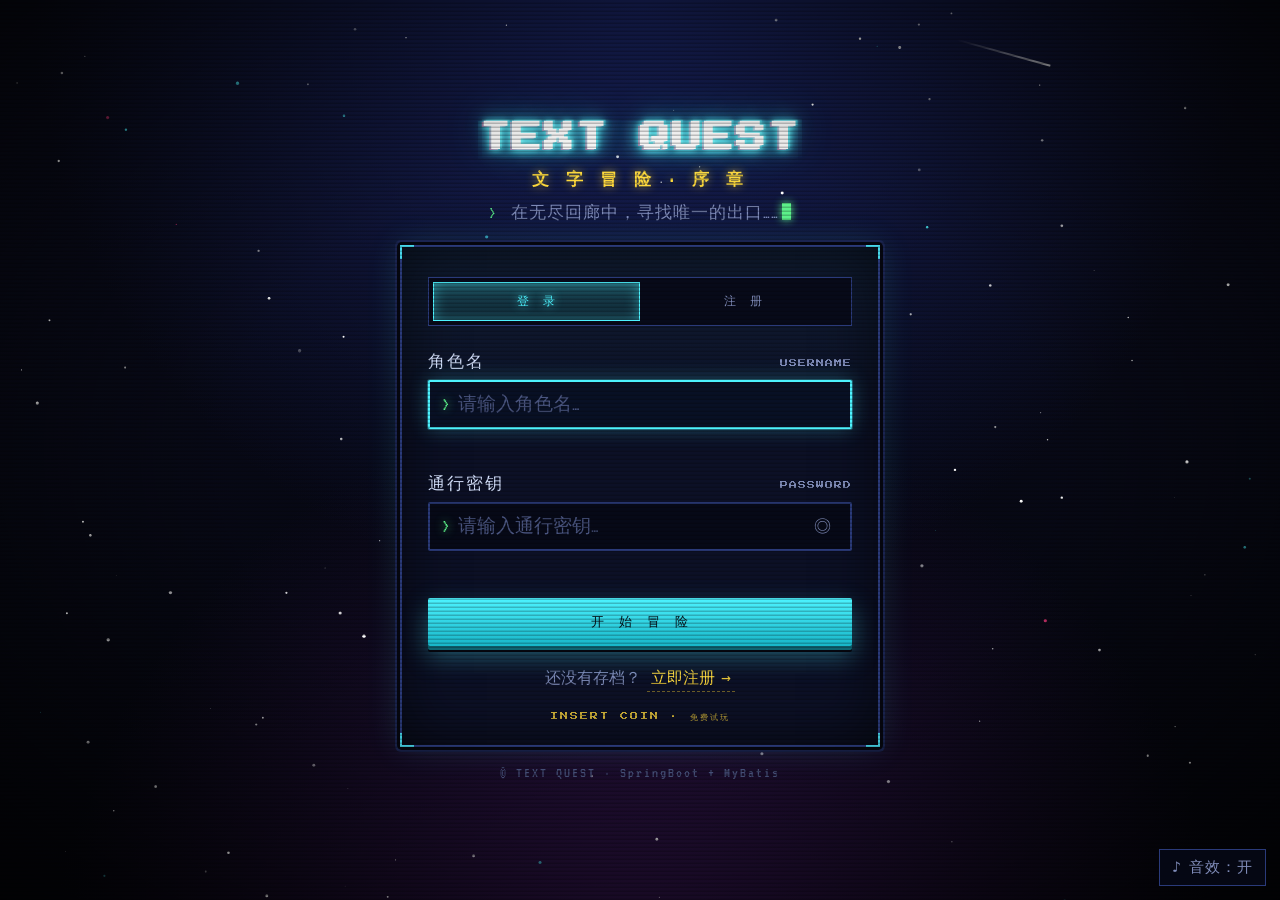
<file: src/main/resources/static/index.html>
<!DOCTYPE html>
<html lang="zh-CN">
<head>
    <meta charset="UTF-8">
    <meta name="viewport" content="width=device-width, initial-scale=1.0">
    <meta name="description" content="TEXT QUEST 文字冒险 - 登录 / 注册">
    <title>TEXT QUEST · 文字冒险</title>
    <link rel="icon"
          href="data:image/svg+xml,<svg xmlns='http://www.w3.org/2000/svg' viewBox='0 0 16 16'><text y='13' font-size='13'>&#127918;</text></svg>">
    <!-- 网络字体（可选增强，加载失败会自动回退到系统字体），想离线运行直接删掉这两行即可 -->
    <link rel="preconnect" href="https://fonts.googleapis.com">
    <link rel="preconnect" href="https://fonts.gstatic.com" crossorigin>
    <link href="https://fonts.googleapis.com/css2?family=Press+Start+2P&family=VT323&display=swap" rel="stylesheet">
    <link rel="stylesheet" href="css/style.css?v=2">
</head>
<body>

<!-- 星空背景 -->
<canvas id="starfield" aria-hidden="true"></canvas>
<!-- CRT 扫描线 / 暗角 -->
<div class="crt" aria-hidden="true"></div>

<main class="cabinet">

    <!-- ==================== 标题区 ==================== -->
    <header class="cabinet__head">
        <h1 class="logo">
            <span class="logo__main" data-text="TEXT QUEST">TEXT QUEST</span>
            <span class="logo__sub">文 字 冒 险 · 序 章</span>
        </h1>
        <p class="tagline">
            <span class="tagline__mark">&gt;</span>
            <span id="tagline"></span><span class="caret" aria-hidden="true"></span>
        </p>
    </header>

    <!-- ==================== 登录 / 注册面板 ==================== -->
    <section class="panel" id="authPanel" aria-labelledby="authTitle">
        <i class="corner corner--tl" aria-hidden="true"></i>
        <i class="corner corner--tr" aria-hidden="true"></i>
        <i class="corner corner--bl" aria-hidden="true"></i>
        <i class="corner corner--br" aria-hidden="true"></i>

        <h2 class="sr-only" id="authTitle">登录或注册</h2>

        <!-- 存档选择（登录 / 注册） -->
        <div class="tabs" role="tablist" aria-label="登录或注册">
            <button type="button" class="tab is-active" id="tabLogin"
                    role="tab" aria-selected="true" aria-controls="authForm" data-mode="login">
                登 录
            </button>
            <button type="button" class="tab" id="tabRegister"
                    role="tab" aria-selected="false" aria-controls="authForm" data-mode="register">
                注 册
            </button>
            <span class="tabs__slider" aria-hidden="true"></span>
        </div>

        <form class="form" id="authForm" novalidate autocomplete="on">

            <!-- 角色名 -->
            <div class="field" id="fieldUsername">
                <label class="field__label" for="username">
                    <span class="field__cn">角色名</span>
                    <span class="field__en">USERNAME</span>
                </label>
                <div class="input-wrap">
                    <span class="prompt" aria-hidden="true">&gt;</span>
                    <input type="text" id="username" name="username"
                           placeholder="给勇者取个名字…"
                           maxlength="16" autocomplete="username"
                           spellcheck="false" autocapitalize="off" required>
                </div>
                <p class="hint" id="usernameHint" aria-live="polite"></p>
            </div>

            <!-- 通行密钥 -->
            <div class="field" id="fieldPassword">
                <label class="field__label" for="password">
                    <span class="field__cn">通行密钥</span>
                    <span class="field__en">PASSWORD</span>
                </label>
                <div class="input-wrap">
                    <span class="prompt" aria-hidden="true">&gt;</span>
                    <input type="password" id="password" name="password"
                           placeholder="输入通行密钥…"
                           maxlength="16" autocomplete="current-password"
                           spellcheck="false" required>
                    <button type="button" class="peek" id="peekBtn"
                            aria-label="显示密钥" aria-pressed="false" tabindex="0">◎</button>
                </div>
                <p class="hint" id="passwordHint" aria-live="polite"></p>
            </div>

            <!-- 提交 -->
            <button type="submit" class="btn btn--primary" id="submitBtn">
                <span class="btn__label" id="submitLabel">开 始 冒 险</span>
                <span class="btn__dots" id="submitDots" hidden></span>
            </button>

            <p class="form__swap">
                <span id="swapText">还没有存档？</span>
                <button type="button" class="linklike" id="swapBtn">立即注册 →</button>
            </p>
        </form>

        <!-- 游戏对话框（提示信息） -->
        <div class="dialog" id="dialog" role="status" aria-live="polite" hidden>
            <span class="dialog__icon" id="dialogIcon" aria-hidden="true">◈</span>
            <span class="dialog__text" id="dialogText"></span>
        </div>

        <p class="coin" aria-hidden="true">INSERT COIN · 免费试玩</p>
    </section>

    <!-- ==================== 登录成功：冒险者档案 ==================== -->
    <section class="panel panel--profile" id="profilePanel" hidden aria-labelledby="profileTitle">
        <i class="corner corner--tl" aria-hidden="true"></i>
        <i class="corner corner--tr" aria-hidden="true"></i>
        <i class="corner corner--bl" aria-hidden="true"></i>
        <i class="corner corner--br" aria-hidden="true"></i>

        <p class="profile__ok" id="profileTitle">
            <span class="blink" aria-hidden="true">●</span> 存 档 读 取 成 功
        </p>

        <div class="profile__body">
            <div class="avatar" id="avatar" aria-hidden="true">勇</div>
            <div class="profile__meta">
                <p class="profile__row">
                    <span class="profile__key">角色名</span>
                    <span class="profile__val" id="profileName">—</span>
                </p>
                <p class="profile__row">
                    <span class="profile__key">最高连胜</span>
                    <span class="profile__val profile__val--stat" id="profileWins">…</span>
                </p>
                <p class="profile__row">
                    <span class="profile__key">身份</span>
                    <span class="profile__val profile__val--lv" id="profileLevel">LV.1 见习冒险者</span>
                </p>
            </div>
        </div>

        <div class="profile__actions">
            <button type="button" class="btn btn--primary" id="startGameBtn">
                <span class="btn__label">进 入 游 戏</span>
            </button>
            <button type="button" class="btn btn--ghost" id="logoutBtn">切换存档</button>
        </div>

        <div class="dialog dialog--ok" id="profileDialog" role="status" aria-live="polite" hidden>
            <span class="dialog__icon" aria-hidden="true">◈</span>
            <span class="dialog__text" id="profileDialogText"></span>
        </div>

        <p class="coin" aria-hidden="true">PRESS START</p>
    </section>

</main>

<footer class="credits">
    <span>© TEXT QUEST</span>
    <span class="credits__sep">·</span>
    <span>SpringBoot + MyBatis</span>
</footer>

<!-- 音效提示（首次点击后才会初始化 AudioContext） -->
<button type="button" class="sfx-toggle" id="sfxToggle" aria-pressed="true" title="音效开关">♪ 音效：开</button>

<script src="js/login.js"></script>
</body>
</html>
</file>
<file: src/main/resources/static/css/style.css>
/* ============================================================
   TEXT QUEST · 复古街机 / CRT 风格登录页
   配色集中在 :root，想换主题只改这几个变量就够了
   ============================================================ */

:root {
    /* 底色 */
    --bg-deep: #04050d;
    --bg-mid: #0a0c1e;
    --panel: #0c1026;
    --panel-2: #111635;

    /* 霓虹主色 */
    --cyan: #4df3ff;
    --cyan-dim: #1b7f8c;
    --pink: #ff3d81;
    --yellow: #ffd93d;
    --green: #5cf08a;
    --red: #ff5b5b;

    /* 文本 */
    --text: #d7e3ff;
    --text-dim: #7f8bb8;

    /* 边线 */
    --edge: #2a3a7a;
    --edge-hot: #4df3ff;

    --font-pixel: 'Press Start 2P', 'Courier New', Courier, monospace;
    --font-body: 'VT323', 'Consolas', 'Microsoft YaHei', 'PingFang SC', monospace;

    --radius: 2px;
}

* {
    box-sizing: border-box;
}

html, body {
    height: 100%;
}

body {
    margin: 0;
    min-height: 100vh;
    display: flex;
    flex-direction: column;
    align-items: center;
    justify-content: center;
    gap: 18px;
    padding: 28px 16px;

    font-family: var(--font-body);
    font-size: 19px;
    color: var(--text);

    background:
            radial-gradient(circle at 50% 0%, #16205a 0%, transparent 55%),
            radial-gradient(circle at 50% 110%, #2a1040 0%, transparent 50%),
            linear-gradient(180deg, var(--bg-mid) 0%, var(--bg-deep) 100%);
    background-attachment: fixed;

    overflow-x: hidden;
    -webkit-font-smoothing: antialiased;
}

/* 让 hidden 属性始终生效（后面有 display:flex 的规则会覆盖它） */
[hidden] {
    display: none !important;
}

.sr-only {
    position: absolute;
    width: 1px;
    height: 1px;
    padding: 0;
    margin: -1px;
    overflow: hidden;
    clip: rect(0 0 0 0);
    white-space: nowrap;
    border: 0;
}

/* ---------------- 背景：星空 ---------------- */
/* canvas 是替换元素，光靠 position:fixed + inset:0 撑不满，会退回 300x150 的固有尺寸，
   所以必须显式给 width/height 100% */
#starfield {
    position: fixed;
    inset: 0;
    width: 100%;
    height: 100%;
    z-index: 0;
    pointer-events: none;
}

/* ---------------- 背景：CRT 扫描线 + 暗角 ---------------- */
.crt {
    position: fixed;
    inset: 0;
    z-index: 50;
    pointer-events: none;
    background:
            repeating-linear-gradient(
                    to bottom,
                    rgba(0, 0, 0, 0) 0px,
                    rgba(0, 0, 0, 0) 2px,
                    rgba(0, 0, 0, .22) 3px,
                    rgba(0, 0, 0, .22) 4px
            );
    mix-blend-mode: multiply;
}

.crt::after {
    content: '';
    position: absolute;
    inset: 0;
    background: radial-gradient(ellipse at center, transparent 45%, rgba(0, 0, 0, .75) 100%);
}

/* ---------------- 机柜容器 ---------------- */
.cabinet {
    position: relative;
    z-index: 10;
    width: 100%;
    max-width: 480px;
    display: flex;
    flex-direction: column;
    gap: 20px;
    animation: boot-in .7s cubic-bezier(.2, .9, .3, 1.2) both;
}

@keyframes boot-in {
    from {
        opacity: 0;
        transform: translateY(18px) scale(.97);
    }
    to {
        opacity: 1;
        transform: none;
    }
}

/* ============================================================
   标题
   ============================================================ */
.cabinet__head {
    text-align: center;
}

.logo {
    margin: 0 0 10px;
    display: flex;
    flex-direction: column;
    align-items: center;
    gap: 10px;
}

.logo__main {
    position: relative;
    font-family: var(--font-pixel);
    font-size: clamp(20px, 6.2vw, 30px);
    letter-spacing: 2px;
    line-height: 1.25;
    color: #fff;
    text-shadow:
            0 0 6px var(--cyan),
            0 0 18px rgba(77, 243, 255, .8),
            0 0 42px rgba(77, 243, 255, .45);
    animation: neon-flicker 4.5s infinite;
}

/* 霓虹闪烁 */
@keyframes neon-flicker {
    0%, 18%, 22%, 25%, 53%, 57%, 100% {
        opacity: 1;
    }
    20%, 24%, 55% {
        opacity: .68;
    }
}

/* RGB 分离残影 */
.logo__main::before,
.logo__main::after {
    content: attr(data-text);
    position: absolute;
    left: 0;
    top: 0;
    width: 100%;
    overflow: hidden;
    pointer-events: none;
}

.logo__main::before {
    color: var(--pink);
    transform: translate(-2px, 1px);
    opacity: .55;
    mix-blend-mode: screen;
}

.logo__main::after {
    color: var(--cyan);
    transform: translate(2px, -1px);
    opacity: .55;
    mix-blend-mode: screen;
}

.logo__sub {
    font-size: 17px;
    letter-spacing: 5px;
    color: var(--yellow);
    text-shadow: 0 0 10px rgba(255, 217, 61, .6);
}

.tagline {
    margin: 0;
    min-height: 24px;
    font-size: 17px;
    color: var(--text-dim);
    letter-spacing: 1px;
}

.tagline__mark {
    color: var(--green);
    margin-right: 6px;
}

/* 打字机光标 */
.caret {
    display: inline-block;
    width: 9px;
    height: 17px;
    margin-left: 3px;
    vertical-align: -2px;
    background: var(--green);
    box-shadow: 0 0 8px var(--green);
    animation: caret-blink 1s steps(1) infinite;
}

@keyframes caret-blink {
    0%, 49% {
        opacity: 1;
    }
    50%, 100% {
        opacity: 0;
    }
}

/* ============================================================
   面板（游戏机屏幕）
   ============================================================ */
.panel {
    position: relative;
    padding: 30px 26px 22px;
    background:
            linear-gradient(180deg, rgba(77, 243, 255, .05), transparent 40%),
            var(--panel);
    border: 2px solid var(--edge);
    border-radius: var(--radius);
    /* 双层描边 = 街机机箱质感 */
    box-shadow:
            0 0 0 3px #05060f,
            0 0 0 5px #1a2450,
            0 0 34px rgba(77, 243, 255, .16),
            inset 0 0 60px rgba(0, 0, 0, .6);
}

/* 抖动 / 成功 动画 */
.panel.is-shake {
    animation: shake .42s cubic-bezier(.36, .07, .19, .97);
}

@keyframes shake {
    10%, 90% { transform: translateX(-3px); }
    20%, 80% { transform: translateX(5px); }
    30%, 50%, 70% { transform: translateX(-7px); }
    40%, 60% { transform: translateX(7px); }
}

/* 四角装饰 */
.corner {
    position: absolute;
    width: 14px;
    height: 14px;
    border: 2px solid var(--edge-hot);
    opacity: .85;
    pointer-events: none;
}

.corner--tl {
    top: -2px;
    left: -2px;
    border-right: 0;
    border-bottom: 0;
}

.corner--tr {
    top: -2px;
    right: -2px;
    border-left: 0;
    border-bottom: 0;
}

.corner--bl {
    bottom: -2px;
    left: -2px;
    border-right: 0;
    border-top: 0;
}

.corner--br {
    bottom: -2px;
    right: -2px;
    border-left: 0;
    border-top: 0;
}

/* ============================================================
   Tabs
   ============================================================ */
.tabs {
    position: relative;
    display: grid;
    grid-template-columns: 1fr 1fr;
    gap: 0;
    padding: 4px;
    margin-bottom: 24px;
    background: #070a19;
    border: 1px solid var(--edge);
}

.tabs__slider {
    position: absolute;
    top: 4px;
    left: 4px;
    width: calc(50% - 4px);
    height: calc(100% - 8px);
    background: linear-gradient(180deg, rgba(77, 243, 255, .28), rgba(77, 243, 255, .10));
    border: 1px solid var(--edge-hot);
    box-shadow: 0 0 14px rgba(77, 243, 255, .45) inset;
    transition: transform .28s cubic-bezier(.3, 1.4, .5, 1);
}

.tabs.is-register .tabs__slider {
    transform: translateX(100%);
}

.tab {
    position: relative;
    z-index: 1;
    padding: 11px 8px;
    font-family: var(--font-pixel);
    font-size: 12px;
    letter-spacing: 1px;
    color: var(--text-dim);
    background: none;
    border: 0;
    cursor: pointer;
    transition: color .2s, text-shadow .2s;
}

.tab:hover {
    color: var(--text);
}

.tab.is-active {
    color: var(--cyan);
    text-shadow: 0 0 10px rgba(77, 243, 255, .9);
}

/* ============================================================
   表单
   ============================================================ */
.form {
    display: flex;
    flex-direction: column;
    gap: 18px;
}

.field {
    display: flex;
    flex-direction: column;
    gap: 7px;
}

.field__label {
    display: flex;
    align-items: baseline;
    justify-content: space-between;
    gap: 10px;
    font-size: 17px;
    letter-spacing: 2px;
    color: var(--text);
}

.field__en {
    font-family: var(--font-pixel);
    font-size: 8px;
    letter-spacing: 1px;
    color: var(--text-dim);
}

.input-wrap {
    position: relative;
    display: flex;
    align-items: center;
    gap: 8px;
    padding: 0 12px;
    background: #060917;
    border: 2px solid var(--edge);
    border-radius: var(--radius);
    transition: border-color .2s, box-shadow .2s, background .2s;
}

.input-wrap:focus-within {
    border-color: var(--edge-hot);
    background: #081025;
    box-shadow: 0 0 0 1px rgba(77, 243, 255, .3), 0 0 20px rgba(77, 243, 255, .28);
}

.prompt {
    flex: none;
    color: var(--green);
    font-size: 19px;
    text-shadow: 0 0 8px rgba(92, 240, 138, .8);
    animation: caret-blink 1.1s steps(1) infinite;
}

.input-wrap input {
    flex: 1 1 auto;
    width: 100%;
    min-width: 0;
    padding: 13px 0;
    font-family: var(--font-body);
    font-size: 19px;
    letter-spacing: 1px;
    color: var(--cyan);
    background: none;
    border: 0;
    outline: none;
    caret-color: var(--green);
}

.input-wrap input::placeholder {
    color: #4a5580;
    letter-spacing: 0;
}

/* 浏览器自动填充的黄色背景太出戏，覆盖掉 */
.input-wrap input:-webkit-autofill,
.input-wrap input:-webkit-autofill:focus {
    -webkit-text-fill-color: var(--cyan);
    -webkit-box-shadow: 0 0 0 1000px #060917 inset;
}

/* 密钥显示切换 */
.peek {
    flex: none;
    padding: 4px 6px;
    font-size: 17px;
    line-height: 1;
    color: var(--text-dim);
    background: none;
    border: 1px solid transparent;
    cursor: pointer;
    transition: color .2s, border-color .2s;
}

.peek:hover,
.peek:focus-visible {
    color: var(--yellow);
    border-color: var(--edge);
    outline: none;
}

.peek.is-on {
    color: var(--yellow);
    text-shadow: 0 0 10px rgba(255, 217, 61, .9);
}

/* 校验提示 */
.hint {
    margin: 0;
    min-height: 18px;
    font-size: 16px;
    letter-spacing: .5px;
    color: var(--text-dim);
}

.field.is-bad .input-wrap {
    border-color: var(--red);
    box-shadow: 0 0 18px rgba(255, 91, 91, .3);
}

.field.is-bad .hint {
    color: var(--red);
}

.field.is-good .input-wrap {
    border-color: rgba(92, 240, 138, .7);
}

.field.is-good .hint {
    color: var(--green);
}

/* ============================================================
   按钮
   ============================================================ */
.btn {
    position: relative;
    display: inline-flex;
    align-items: center;
    justify-content: center;
    gap: 8px;
    padding: 15px 20px;
    font-family: var(--font-pixel);
    font-size: 13px;
    letter-spacing: 1px;
    color: #04121a;
    background: linear-gradient(180deg, var(--cyan), #17b6c9);
    border: 0;
    border-radius: var(--radius);
    cursor: pointer;
    box-shadow:
            0 4px 0 #0d6472,
            0 6px 0 #05060f,
            0 10px 26px rgba(77, 243, 255, .35);
    transition: transform .08s, box-shadow .08s, filter .2s;
}

.btn:hover:not(:disabled) {
    filter: brightness(1.12);
}

/* 街机按键：按下去会真的陷进去 */
.btn:active:not(:disabled) {
    transform: translateY(4px);
    box-shadow:
            0 0 0 #0d6472,
            0 2px 0 #05060f,
            0 4px 14px rgba(77, 243, 255, .3);
}

.btn:focus-visible {
    outline: 2px solid var(--yellow);
    outline-offset: 4px;
}

.btn:disabled {
    cursor: progress;
    filter: grayscale(.55) brightness(.75);
}

.btn--primary {
    width: 100%;
    margin-top: 4px;
}

.btn--ghost {
    color: var(--text);
    background: transparent;
    border: 2px solid var(--edge);
    box-shadow: none;
    font-size: 11px;
    padding: 13px 18px;
}

.btn--ghost:hover:not(:disabled) {
    border-color: var(--edge-hot);
    color: var(--cyan);
}

.btn--ghost:active:not(:disabled) {
    transform: translateY(2px);
    box-shadow: none;
}

/* 加载中的省略号 */
.btn__dots::after {
    content: '';
    animation: dots 1.2s steps(4, end) infinite;
}

@keyframes dots {
    0% { content: ''; }
    25% { content: '·'; }
    50% { content: '··'; }
    75%, 100% { content: '···'; }
}

/* 表单底部切换链接 */
.form__swap {
    margin: 2px 0 0;
    text-align: center;
    font-size: 16px;
    color: var(--text-dim);
}

.linklike {
    padding: 2px 4px;
    font-family: inherit;
    font-size: 16px;
    color: var(--yellow);
    background: none;
    border: 0;
    border-bottom: 1px dashed rgba(255, 217, 61, .5);
    cursor: pointer;
    transition: color .2s, border-color .2s, text-shadow .2s;
}

.linklike:hover,
.linklike:focus-visible {
    color: #fff;
    border-color: #fff;
    text-shadow: 0 0 10px var(--yellow);
    outline: none;
}

/* ============================================================
   游戏对话框
   ============================================================ */
.dialog {
    display: flex;
    align-items: flex-start;
    gap: 9px;
    margin-top: 18px;
    padding: 12px 14px;
    font-size: 17px;
    line-height: 1.5;
    letter-spacing: .5px;
    color: var(--red);
    background: rgba(255, 91, 91, .07);
    border: 1px solid rgba(255, 91, 91, .45);
    border-left: 4px solid var(--red);
    animation: dialog-in .22s ease-out both;
}

.dialog--ok,
.dialog.is-ok {
    color: var(--green);
    background: rgba(92, 240, 138, .07);
    border-color: rgba(92, 240, 138, .45);
    border-left-color: var(--green);
}

.dialog.is-info {
    color: var(--cyan);
    background: rgba(77, 243, 255, .07);
    border-color: rgba(77, 243, 255, .45);
    border-left-color: var(--cyan);
}

.dialog__icon {
    flex: none;
    animation: caret-blink 1.4s steps(1) infinite;
}

@keyframes dialog-in {
    from {
        opacity: 0;
        transform: translateY(-6px);
    }
    to {
        opacity: 1;
        transform: none;
    }
}

/* 闪烁的 INSERT COIN */
.coin {
    margin: 20px 0 0;
    text-align: center;
    font-family: var(--font-pixel);
    font-size: 8px;
    letter-spacing: 2px;
    color: var(--yellow);
    opacity: .75;
    animation: caret-blink 1.6s steps(1) infinite;
}

/* ============================================================
   冒险者档案
   ============================================================ */
.profile__ok {
    margin: 0 0 22px;
    text-align: center;
    font-family: var(--font-pixel);
    font-size: 11px;
    letter-spacing: 1px;
    color: var(--green);
    text-shadow: 0 0 12px rgba(92, 240, 138, .8);
}

.blink {
    animation: caret-blink 1s steps(1) infinite;
}

.profile__body {
    display: flex;
    align-items: center;
    gap: 18px;
    margin-bottom: 22px;
}

.avatar {
    flex: none;
    display: grid;
    place-items: center;
    width: 74px;
    height: 74px;
    font-size: 34px;
    color: var(--cyan);
    background:
            linear-gradient(135deg, rgba(77, 243, 255, .18), rgba(255, 61, 129, .16)),
            #070b1c;
    border: 2px solid var(--edge-hot);
    box-shadow: 0 0 22px rgba(77, 243, 255, .35), inset 0 0 22px rgba(0, 0, 0, .6);
    animation: avatar-pulse 3s ease-in-out infinite;
}

@keyframes avatar-pulse {
    0%, 100% { box-shadow: 0 0 18px rgba(77, 243, 255, .3), inset 0 0 22px rgba(0, 0, 0, .6); }
    50% { box-shadow: 0 0 32px rgba(77, 243, 255, .6), inset 0 0 22px rgba(0, 0, 0, .6); }
}

.profile__meta {
    flex: 1 1 auto;
    min-width: 0;
    display: flex;
    flex-direction: column;
    gap: 9px;
}

.profile__row {
    display: flex;
    align-items: baseline;
    justify-content: space-between;
    gap: 12px;
    margin: 0;
    padding-bottom: 7px;
    border-bottom: 1px dashed rgba(42, 58, 122, .8);
}

.profile__row:last-child {
    border-bottom: 0;
    padding-bottom: 0;
}

.profile__key {
    flex: none;
    font-size: 16px;
    letter-spacing: 2px;
    color: var(--text-dim);
}

.profile__val {
    min-width: 0;
    font-size: 19px;
    letter-spacing: 1px;
    color: var(--cyan);
    overflow: hidden;
    text-overflow: ellipsis;
    white-space: nowrap;
}

.profile__val--stat {
    font-family: var(--font-pixel);
    font-size: 15px;
    color: var(--yellow);
    text-shadow: 0 0 12px rgba(255, 217, 61, .8);
}

.profile__val--lv {
    font-size: 17px;
    color: var(--pink);
}

.profile__actions {
    display: flex;
    flex-direction: column;
    gap: 12px;
}

/* ============================================================
   页脚 & 音效开关
   ============================================================ */
.credits {
    position: relative;
    z-index: 10;
    display: flex;
    gap: 8px;
    font-size: 15px;
    letter-spacing: 2px;
    color: #4a5580;
}

.credits__sep {
    opacity: .6;
}

.sfx-toggle {
    position: fixed;
    right: 14px;
    bottom: 14px;
    z-index: 60;
    padding: 8px 12px;
    font-family: var(--font-body);
    font-size: 15px;
    letter-spacing: 1px;
    color: var(--text-dim);
    background: rgba(6, 9, 23, .85);
    border: 1px solid var(--edge);
    cursor: pointer;
    transition: color .2s, border-color .2s;
}

.sfx-toggle:hover,
.sfx-toggle:focus-visible {
    color: var(--cyan);
    border-color: var(--edge-hot);
    outline: none;
}

.sfx-toggle[aria-pressed="false"] {
    color: #4a5580;
    text-decoration: line-through;
}

/* ============================================================
   响应式
   ============================================================ */
@media (max-width: 420px) {
    body {
        padding: 18px 12px;
        font-size: 18px;
    }

    .panel {
        padding: 24px 16px 18px;
    }

    .tabs {
        margin-bottom: 20px;
    }

    .profile__body {
        flex-direction: column;
        text-align: center;
    }

    .profile__meta {
        width: 100%;
    }

    .corner {
        width: 10px;
        height: 10px;
    }
}

/* ============================================================
   无障碍：尊重「减少动效」
   ============================================================ */
@media (prefers-reduced-motion: reduce) {
    *,
    *::before,
    *::after {
        animation-duration: .001ms !important;
        animation-iteration-count: 1 !important;
        transition-duration: .001ms !important;
    }
}
</file>
